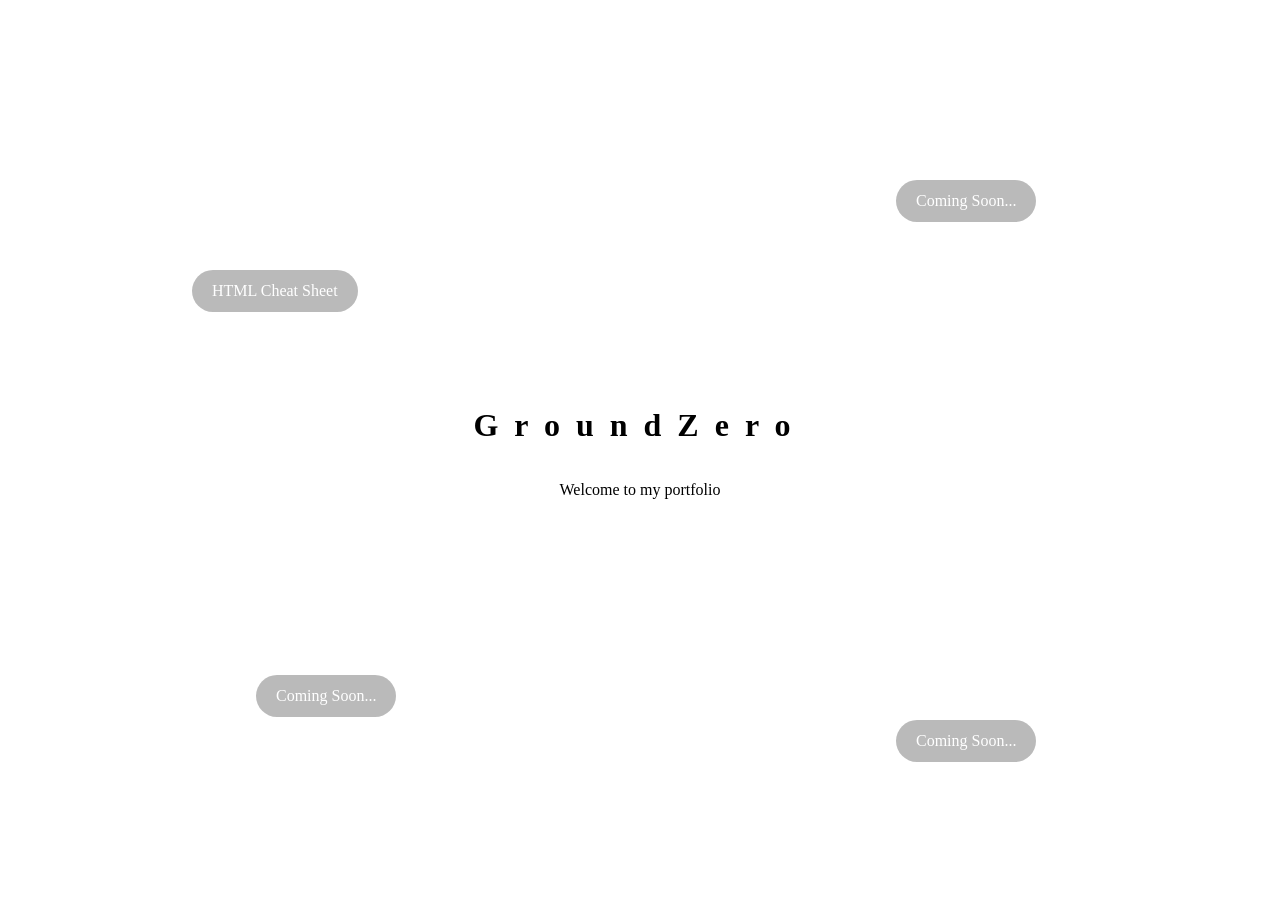
<file: index.html>
<!DOCTYPE html>

<html lang="en">

    <head>
        <meta charset="utf-8">
        <meta http-equiv="X-UA-Compatible" content="IE=edge">
        <title>GroundZero - James</title>
        <meta name="description" content="">
        <meta name="viewport" content="width=device-width, initial-scale=1">
        <link rel="stylesheet" href="./styles.css">
        <link rel="icon" href="./favicon.png">
        <link rel="preconnect" href="https://fonts.googleapis.com">
        <link rel="preconnect" href="https://fonts.gstatic.com" crossorigin>
    </head>

    <body>
        <div class="herotext">
            <h1>GroundZero</h1>
            <p id="welcome">Welcome to my portfolio</p>
        </div>

        <div class="btns">
            <a href="/htmlcheatsheet.html" class="btn b1">HTML Cheat Sheet</a>
            <a href="#" class="btn b2">Coming Soon...</a>
            <a href="#" class="btn b3">Coming Soon...</a>
            <a href="#" class="btn b4">Coming Soon...</a>
        </div>
    </body>

</html>
</file>
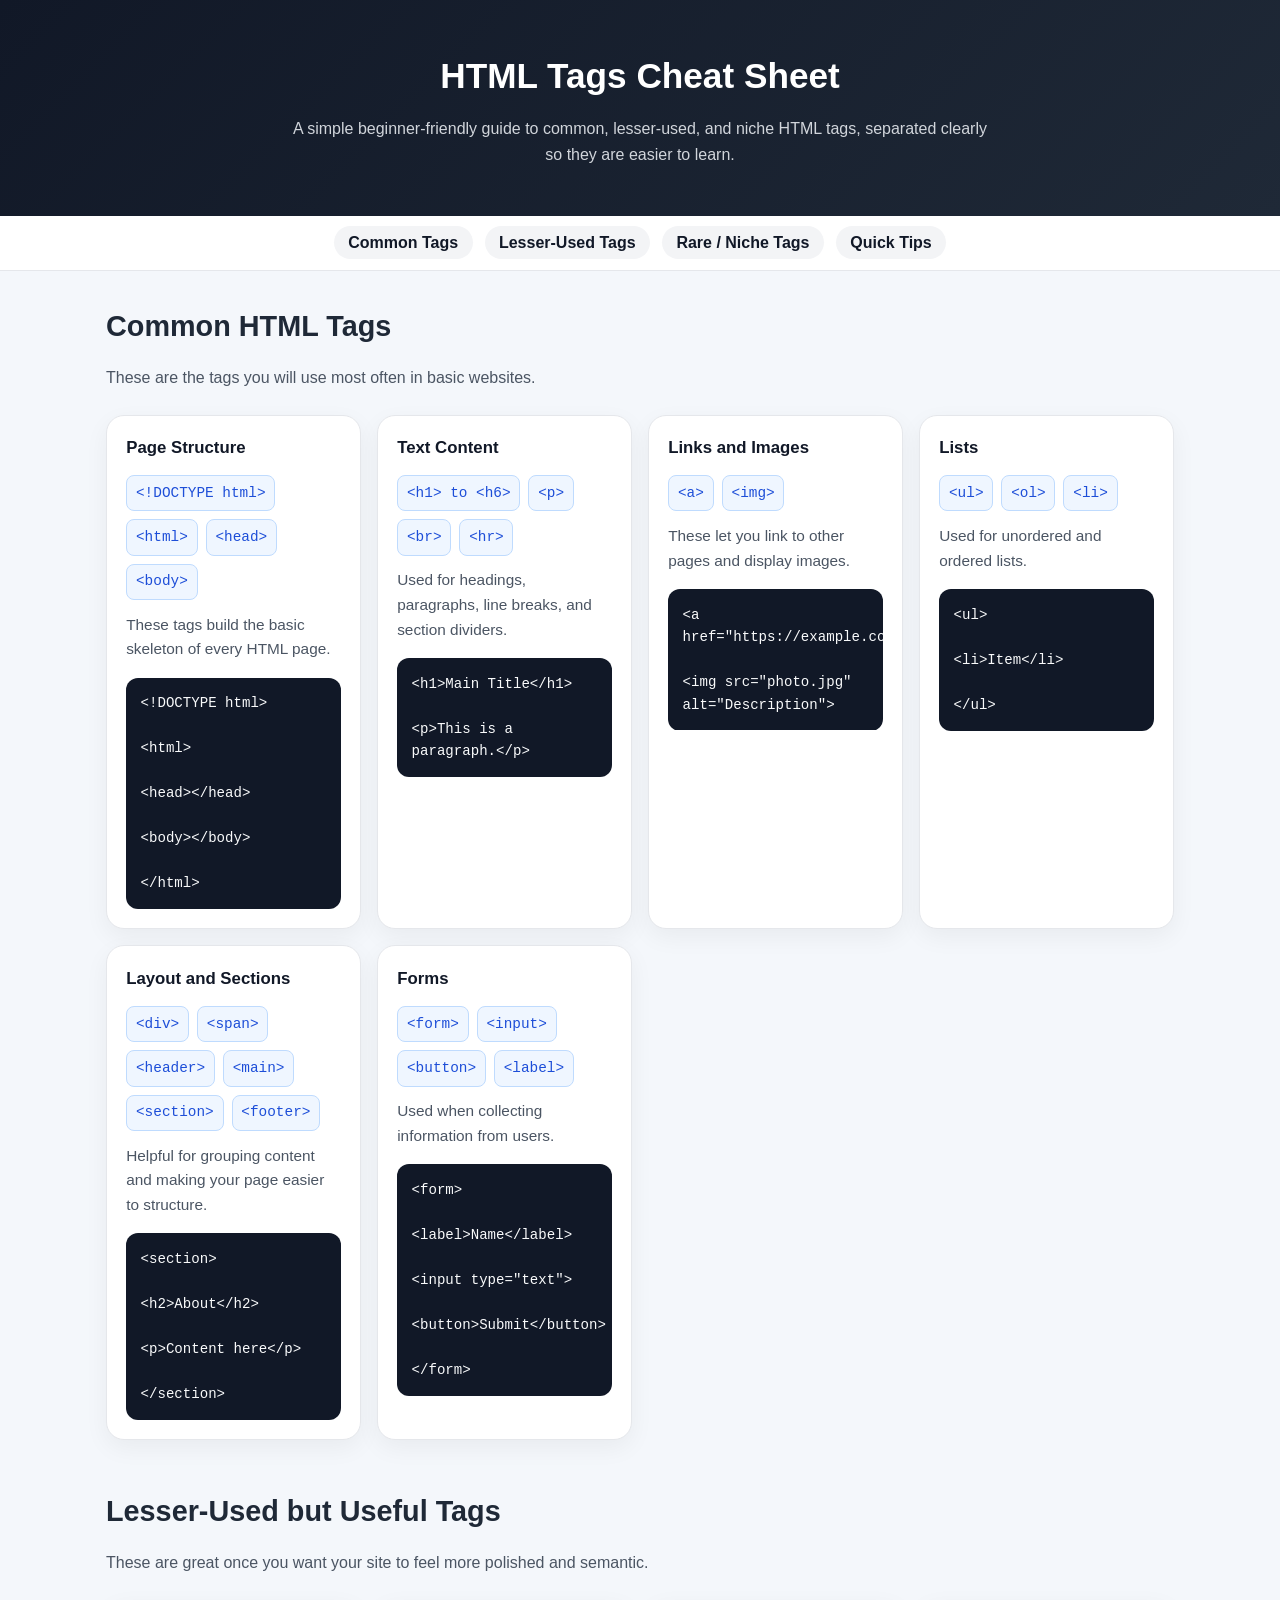
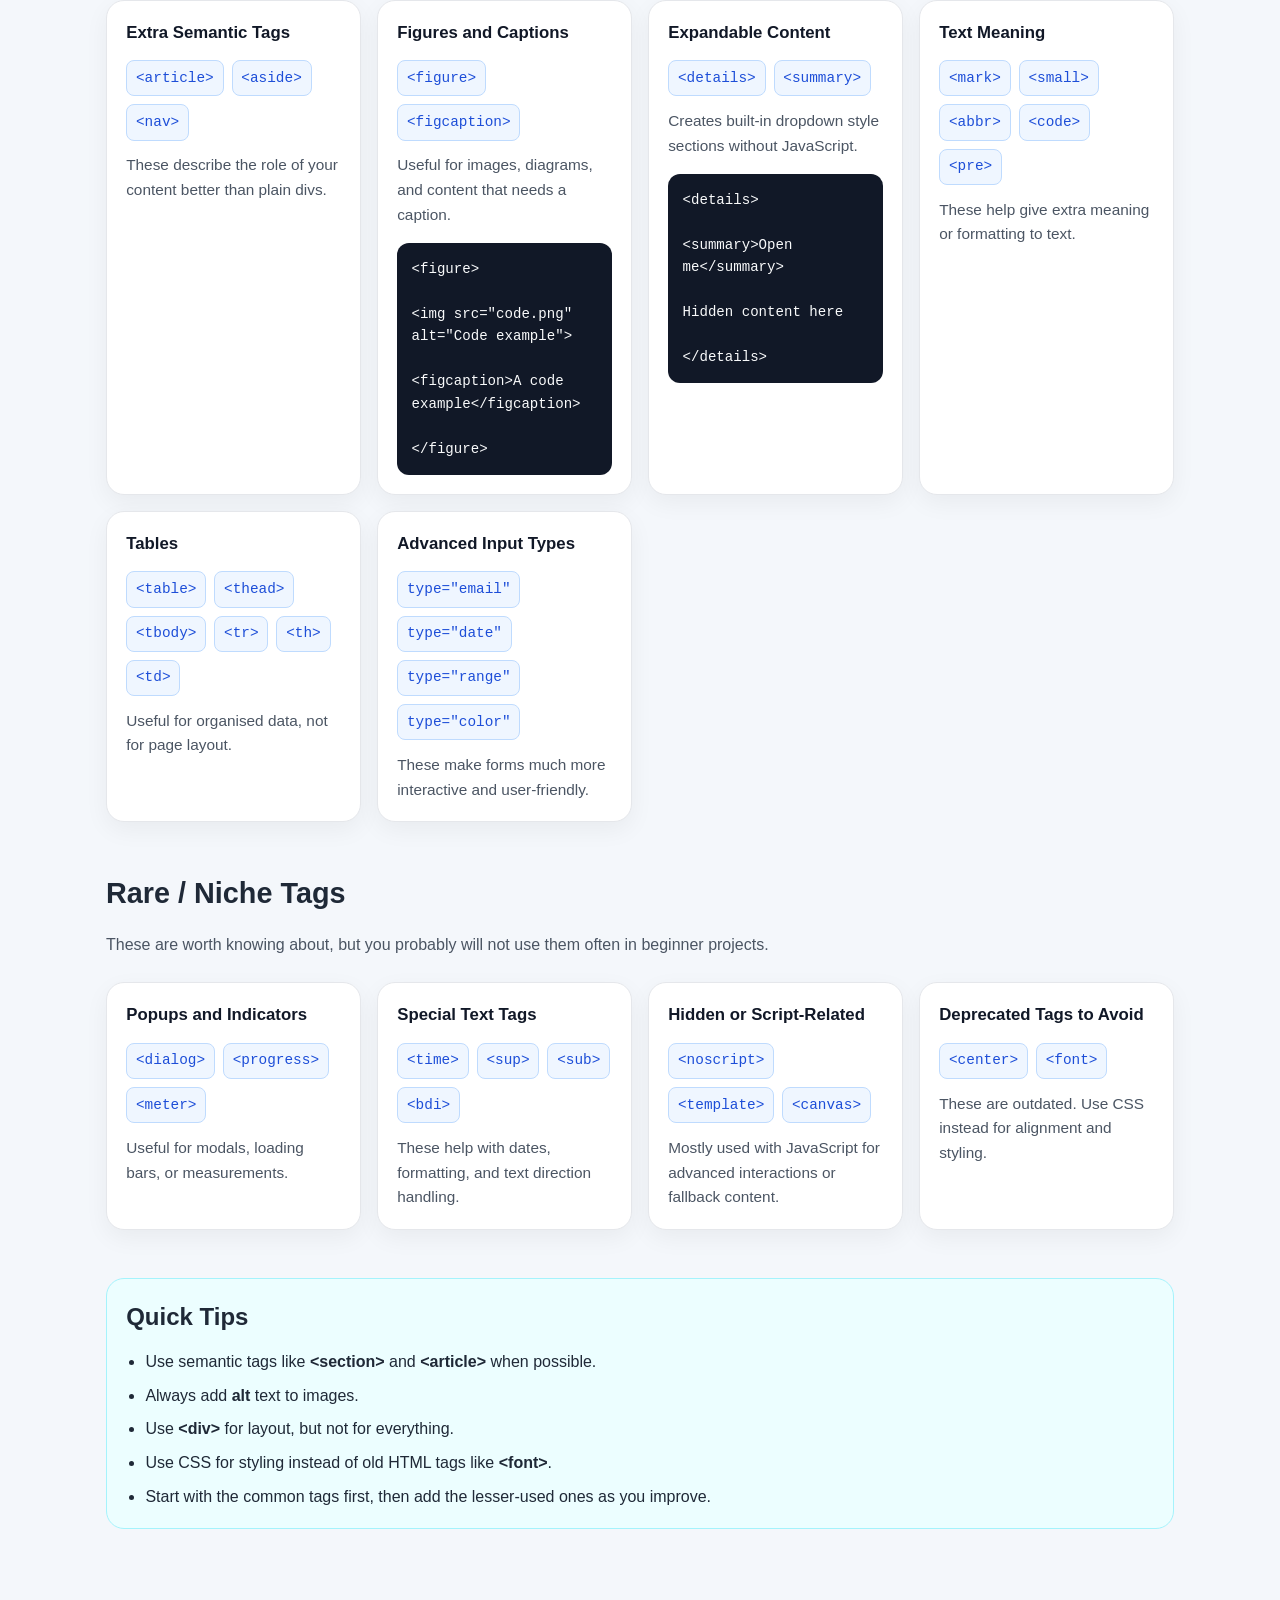
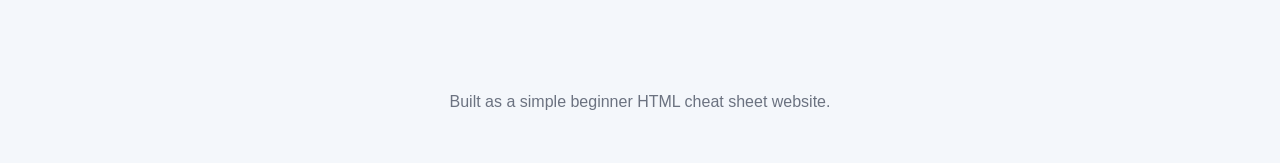
<file: htmlcheatsheet.html>
<!DOCTYPE html>
<html lang="en">
    <head>
        <meta charset="UTF-8" />
        <meta name="viewport" content="width=device-width, initial-scale=1.0" />
        <title>HTML Tags Cheat Sheet</title>
        <style>
            * {
                box-sizing: border-box;
                margin: 0;
                padding: 0;
            }

            body {
                font-family: Arial, Helvetica, sans-serif;
                line-height: 1.6;
                background: #f4f7fb;
                color: #1f2937;
            }

            header {
                background: linear-gradient(135deg, #111827, #1f2937);
                color: white;
                padding: 3rem 1.5rem;
                text-align: center;
            }

            header h1 {
                font-size: 2.2rem;
                margin-bottom: 0.75rem;
            }

            header p {
                max-width: 700px;
                margin: 0 auto;
                color: #d1d5db;
            }

            nav {
                position: sticky;
                top: 0;
                background: white;
                border-bottom: 1px solid #e5e7eb;
                padding: 0.9rem 1rem;
                z-index: 10;
            }

            nav ul {
                list-style: none;
                display: flex;
                flex-wrap: wrap;
                gap: 0.75rem;
                justify-content: center;
            }

            nav a {
                text-decoration: none;
                color: #111827;
                font-weight: 600;
                padding: 0.5rem 0.9rem;
                border-radius: 999px;
                background: #f3f4f6;
                transition: 0.2s ease;
            }

            nav a:hover {
                background: #dbeafe;
            }

            main {
                max-width: 1100px;
                margin: 2rem auto;
                padding: 0 1rem 3rem;
            }

            .section-title {
                margin-bottom: 1rem;
                font-size: 1.8rem;
            }

            .section-subtitle {
                margin-bottom: 1.5rem;
                color: #4b5563;
            }

            section {
                margin-bottom: 3rem;
            }

            .grid {
                display: grid;
                grid-template-columns: repeat(auto-fit, minmax(250px, 1fr));
                gap: 1rem;
            }

            .card {
                background: white;
                border: 1px solid #e5e7eb;
                border-radius: 18px;
                padding: 1.2rem;
                box-shadow: 0 8px 24px rgba(0, 0, 0, 0.05);
            }

            .card h3 {
                margin-bottom: 0.85rem;
                color: #111827;
                font-size: 1.05rem;
            }

            .tag-list {
                display: flex;
                flex-wrap: wrap;
                gap: 0.5rem;
                margin-bottom: 0.8rem;
            }

            .tag {
                background: #eff6ff;
                color: #1d4ed8;
                border: 1px solid #bfdbfe;
                padding: 0.35rem 0.55rem;
                border-radius: 8px;
                font-family: Consolas, monospace;
                font-size: 0.9rem;
            }

            .card p {
                color: #4b5563;
                font-size: 0.96rem;
            }

            .example {
                margin-top: 1rem;
                background: #111827;
                color: #f9fafb;
                padding: 0.9rem;
                border-radius: 12px;
                overflow-x: auto;
                font-family: Consolas, monospace;
                font-size: 0.88rem;
                white-space: pre-wrap;
            }

            .tips {
                background: #ecfeff;
                border: 1px solid #a5f3fc;
                padding: 1.2rem;
                border-radius: 18px;
            }

            .tips h2 {
                margin-bottom: 0.8rem;
            }

            .tips ul {
                padding-left: 1.2rem;
            }

            .tips li+li {
                margin-top: 0.5rem;
            }

            footer {
                text-align: center;
                padding: 2rem 1rem 3rem;
                color: #6b7280;
            }

            @media (max-width: 640px) {
                header h1 {
                    font-size: 1.8rem;
                }

                .section-title {
                    font-size: 1.5rem;
                }
            }
        </style>
    </head>
    <body>
        <header>
            <h1>HTML Tags Cheat Sheet</h1>
            <p>
                A simple beginner-friendly guide to common, lesser-used, and niche HTML tags,
                separated clearly so they are easier to learn.
            </p>
        </header>

        <nav>
            <ul>
                <li><a href="#common">Common Tags</a></li>
                <li><a href="#less-used">Lesser-Used Tags</a></li>
                <li><a href="#niche">Rare / Niche Tags</a></li>
                <li><a href="#tips">Quick Tips</a></li>
            </ul>
        </nav>

        <main>
            <section id="common">
                <h2 class="section-title">Common HTML Tags</h2>
                <p class="section-subtitle">These are the tags you will use most often in basic websites.</p>
                <div class="grid">
                    <article class="card">
                        <h3>Page Structure</h3>
                        <div class="tag-list">
                            <span class="tag">&lt;!DOCTYPE html&gt;</span>
                            <span class="tag">&lt;html&gt;</span>
                            <span class="tag">&lt;head&gt;</span>
                            <span class="tag">&lt;body&gt;</span>
                        </div>
                        <p>These tags build the basic skeleton of every HTML page.</p>
                        <div class="example">&lt;!DOCTYPE html&gt;
                            &lt;html&gt;
                            &lt;head&gt;&lt;/head&gt;
                            &lt;body&gt;&lt;/body&gt;
                            &lt;/html&gt;</div>
                    </article>

                    <article class="card">
                        <h3>Text Content</h3>
                        <div class="tag-list">
                            <span class="tag">&lt;h1&gt; to &lt;h6&gt;</span>
                            <span class="tag">&lt;p&gt;</span>
                            <span class="tag">&lt;br&gt;</span>
                            <span class="tag">&lt;hr&gt;</span>
                        </div>
                        <p>Used for headings, paragraphs, line breaks, and section dividers.</p>
                        <div class="example">&lt;h1&gt;Main Title&lt;/h1&gt;
                            &lt;p&gt;This is a paragraph.&lt;/p&gt;</div>
                    </article>

                    <article class="card">
                        <h3>Links and Images</h3>
                        <div class="tag-list">
                            <span class="tag">&lt;a&gt;</span>
                            <span class="tag">&lt;img&gt;</span>
                        </div>
                        <p>These let you link to other pages and display images.</p>
                        <div class="example">&lt;a href="https://example.com"&gt;Visit&lt;/a&gt;
                            &lt;img src="photo.jpg" alt="Description"&gt;</div>
                    </article>

                    <article class="card">
                        <h3>Lists</h3>
                        <div class="tag-list">
                            <span class="tag">&lt;ul&gt;</span>
                            <span class="tag">&lt;ol&gt;</span>
                            <span class="tag">&lt;li&gt;</span>
                        </div>
                        <p>Used for unordered and ordered lists.</p>
                        <div class="example">&lt;ul&gt;
                            &lt;li&gt;Item&lt;/li&gt;
                            &lt;/ul&gt;</div>
                    </article>

                    <article class="card">
                        <h3>Layout and Sections</h3>
                        <div class="tag-list">
                            <span class="tag">&lt;div&gt;</span>
                            <span class="tag">&lt;span&gt;</span>
                            <span class="tag">&lt;header&gt;</span>
                            <span class="tag">&lt;main&gt;</span>
                            <span class="tag">&lt;section&gt;</span>
                            <span class="tag">&lt;footer&gt;</span>
                        </div>
                        <p>Helpful for grouping content and making your page easier to structure.</p>
                        <div class="example">&lt;section&gt;
                            &lt;h2&gt;About&lt;/h2&gt;
                            &lt;p&gt;Content here&lt;/p&gt;
                            &lt;/section&gt;</div>
                    </article>

                    <article class="card">
                        <h3>Forms</h3>
                        <div class="tag-list">
                            <span class="tag">&lt;form&gt;</span>
                            <span class="tag">&lt;input&gt;</span>
                            <span class="tag">&lt;button&gt;</span>
                            <span class="tag">&lt;label&gt;</span>
                        </div>
                        <p>Used when collecting information from users.</p>
                        <div class="example">&lt;form&gt;
                            &lt;label&gt;Name&lt;/label&gt;
                            &lt;input type="text"&gt;
                            &lt;button&gt;Submit&lt;/button&gt;
                            &lt;/form&gt;</div>
                    </article>
                </div>
            </section>

            <section id="less-used">
                <h2 class="section-title">Lesser-Used but Useful Tags</h2>
                <p class="section-subtitle">These are great once you want your site to feel more polished and semantic.
                </p>
                <div class="grid">
                    <article class="card">
                        <h3>Extra Semantic Tags</h3>
                        <div class="tag-list">
                            <span class="tag">&lt;article&gt;</span>
                            <span class="tag">&lt;aside&gt;</span>
                            <span class="tag">&lt;nav&gt;</span>
                        </div>
                        <p>These describe the role of your content better than plain divs.</p>
                    </article>

                    <article class="card">
                        <h3>Figures and Captions</h3>
                        <div class="tag-list">
                            <span class="tag">&lt;figure&gt;</span>
                            <span class="tag">&lt;figcaption&gt;</span>
                        </div>
                        <p>Useful for images, diagrams, and content that needs a caption.</p>
                        <div class="example">&lt;figure&gt;
                            &lt;img src="code.png" alt="Code example"&gt;
                            &lt;figcaption&gt;A code example&lt;/figcaption&gt;
                            &lt;/figure&gt;</div>
                    </article>

                    <article class="card">
                        <h3>Expandable Content</h3>
                        <div class="tag-list">
                            <span class="tag">&lt;details&gt;</span>
                            <span class="tag">&lt;summary&gt;</span>
                        </div>
                        <p>Creates built-in dropdown style sections without JavaScript.</p>
                        <div class="example">&lt;details&gt;
                            &lt;summary&gt;Open me&lt;/summary&gt;
                            Hidden content here
                            &lt;/details&gt;</div>
                    </article>

                    <article class="card">
                        <h3>Text Meaning</h3>
                        <div class="tag-list">
                            <span class="tag">&lt;mark&gt;</span>
                            <span class="tag">&lt;small&gt;</span>
                            <span class="tag">&lt;abbr&gt;</span>
                            <span class="tag">&lt;code&gt;</span>
                            <span class="tag">&lt;pre&gt;</span>
                        </div>
                        <p>These help give extra meaning or formatting to text.</p>
                    </article>

                    <article class="card">
                        <h3>Tables</h3>
                        <div class="tag-list">
                            <span class="tag">&lt;table&gt;</span>
                            <span class="tag">&lt;thead&gt;</span>
                            <span class="tag">&lt;tbody&gt;</span>
                            <span class="tag">&lt;tr&gt;</span>
                            <span class="tag">&lt;th&gt;</span>
                            <span class="tag">&lt;td&gt;</span>
                        </div>
                        <p>Useful for organised data, not for page layout.</p>
                    </article>

                    <article class="card">
                        <h3>Advanced Input Types</h3>
                        <div class="tag-list">
                            <span class="tag">type="email"</span>
                            <span class="tag">type="date"</span>
                            <span class="tag">type="range"</span>
                            <span class="tag">type="color"</span>
                        </div>
                        <p>These make forms much more interactive and user-friendly.</p>
                    </article>
                </div>
            </section>

            <section id="niche">
                <h2 class="section-title">Rare / Niche Tags</h2>
                <p class="section-subtitle">These are worth knowing about, but you probably will not use them often in
                    beginner projects.</p>
                <div class="grid">
                    <article class="card">
                        <h3>Popups and Indicators</h3>
                        <div class="tag-list">
                            <span class="tag">&lt;dialog&gt;</span>
                            <span class="tag">&lt;progress&gt;</span>
                            <span class="tag">&lt;meter&gt;</span>
                        </div>
                        <p>Useful for modals, loading bars, or measurements.</p>
                    </article>

                    <article class="card">
                        <h3>Special Text Tags</h3>
                        <div class="tag-list">
                            <span class="tag">&lt;time&gt;</span>
                            <span class="tag">&lt;sup&gt;</span>
                            <span class="tag">&lt;sub&gt;</span>
                            <span class="tag">&lt;bdi&gt;</span>
                        </div>
                        <p>These help with dates, formatting, and text direction handling.</p>
                    </article>

                    <article class="card">
                        <h3>Hidden or Script-Related</h3>
                        <div class="tag-list">
                            <span class="tag">&lt;noscript&gt;</span>
                            <span class="tag">&lt;template&gt;</span>
                            <span class="tag">&lt;canvas&gt;</span>
                        </div>
                        <p>Mostly used with JavaScript for advanced interactions or fallback content.</p>
                    </article>

                    <article class="card">
                        <h3>Deprecated Tags to Avoid</h3>
                        <div class="tag-list">
                            <span class="tag">&lt;center&gt;</span>
                            <span class="tag">&lt;font&gt;</span>
                        </div>
                        <p>These are outdated. Use CSS instead for alignment and styling.</p>
                    </article>
                </div>
            </section>

            <section id="tips" class="tips">
                <h2>Quick Tips</h2>
                <ul>
                    <li>Use semantic tags like <strong>&lt;section&gt;</strong> and <strong>&lt;article&gt;</strong>
                        when possible.</li>
                    <li>Always add <strong>alt</strong> text to images.</li>
                    <li>Use <strong>&lt;div&gt;</strong> for layout, but not for everything.</li>
                    <li>Use CSS for styling instead of old HTML tags like <strong>&lt;font&gt;</strong>.</li>
                    <li>Start with the common tags first, then add the lesser-used ones as you improve.</li>
                </ul>
            </section>
        </main>

        <footer>
            <p>Built as a simple beginner HTML cheat sheet website.</p>
        </footer>
    </body>
</html>
</file>
<file: styles.css>
/* Body stuff */
body {
    margin: 0;
}

.herotext {
    display: flex;
    height: 100vh;
    flex-direction: column;
    align-items: center;
    justify-content: center;
    user-select: none;
    letter-spacing: 1rem;
}

#welcome {
    letter-spacing: normal;
}

/* Base button style */
.btn {
    position: absolute;
    padding: 12px 20px;
    border-radius: 100px;
    text-decoration: none;
    background: rgb(186, 186, 186);
    color: white;
}

/* Random-ish positions */
.b1 {
    top: 30%;
    left: 15%;
}

.b2 {
    top: 80%;
    left: 70%;
}

.b3 {
    top: 20%;
    left: 70%;
}

.b4 {
    top: 75%;
    left: 20%;
}

.btn:hover {
    transform: scale(1.1);
    box-shadow: 0 0 50px rgba(0, 0, 0, 0.4);
}
</file>
